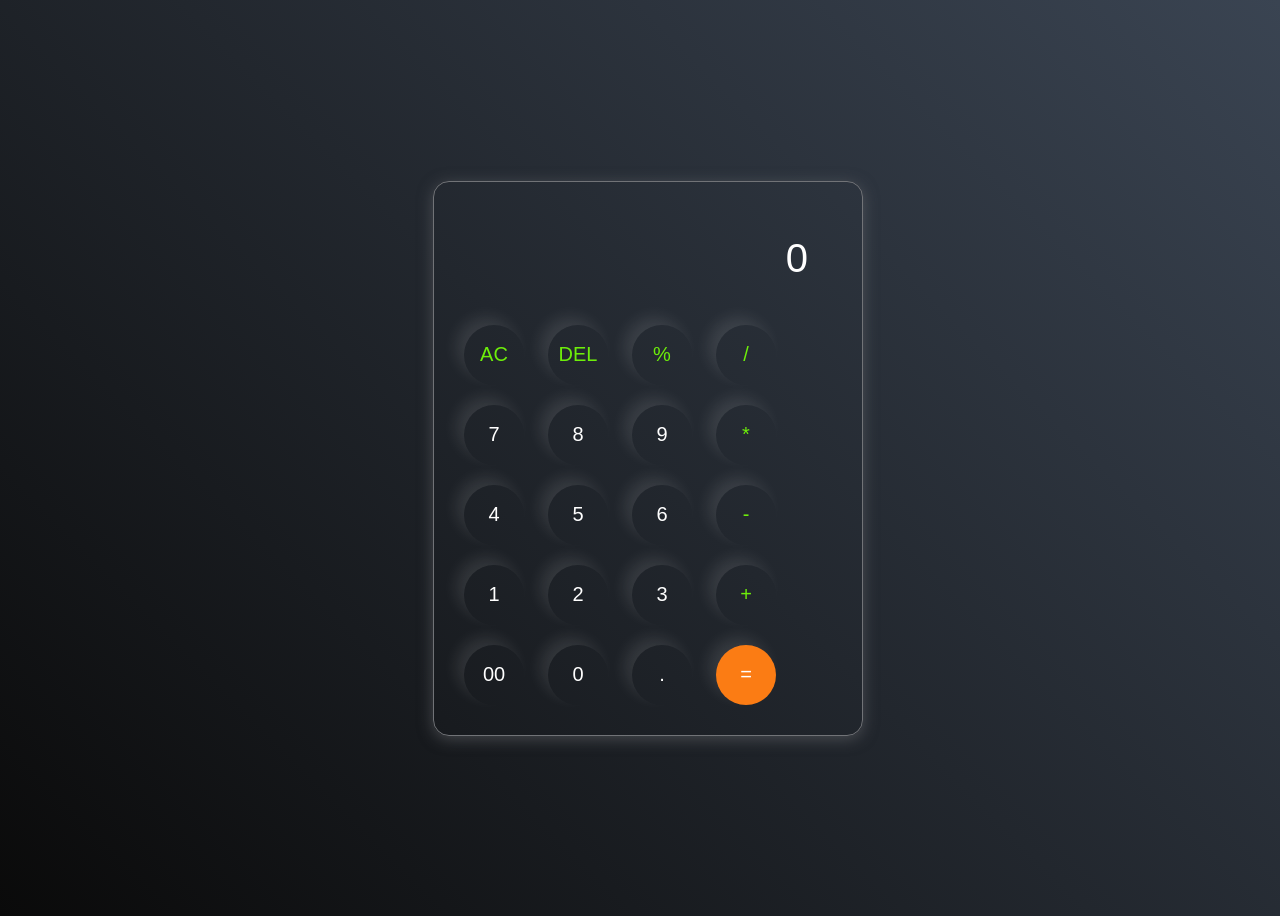
<file: index.html>
<!DOCTYPE html>
<html lang="en">
  <head>
    <meta charset="UTF-8" />
    <meta name="viewport" content="width=device-width, initial-scale=1.0" />
    <title>Calculator</title>
    <link rel="stylesheet" href="style.css" />
  </head>
  <body>
    <div class="calculator">
      <input type="text" placeholder="0" id="inputBox" />
      <div>
        <button class="operator">AC</button>
        <button class="operator">DEL</button>
        <button class="operator">%</button>
        <button class="operator">/</button>
      </div>
      <div>
        <button>7</button>
        <button>8</button>
        <button>9</button>
        <button class="operator">*</button>
      </div>
      <div>
        <button>4</button>
        <button>5</button>
        <button>6</button>
        <button class="operator">-</button>
      </div>
      <div>
        <button>1</button>
        <button>2</button>
        <button>3</button>
        <button class="operator">+</button>
      </div>
      <div>
        <button>00</button>
        <button>0</button>
        <button>.</button>
        <button class="equalBtn">=</button>
      </div>
    </div>
    <script src="script.js"></script>
  </body>
</html>
</file>
<file: style.css>
<style>
@import url('https://fonts.googleapis.com/css2?family=Poppins:ital,wght@0,100;0,200;0,300;0,400;0,500;0,600;0,700;0,800;0,900;1,100;1,200;1,300;1,400;1,500;1,600;1,700;1,800;1,900&display=swap');
</style>

*{
    margin: 0;
    padding: 0;
font-family: 'Poppins', sans-serif;
}
body{
    width: 100%;
    height: 100vh;
    display: flex;
    justify-content: center;
    align-items: center;
    background: linear-gradient(45deg, #0a0a0a, #3a4452);
}
.calculator{
    border: 1px solid #717377;
    padding: 20px;
    border-radius: 16px;
    background-color: transparent;
    box-shadow: 0px 3px 15px rgb(113,115,119,0.5);
}
input{
    width: 320px;
    border: none;
    padding: 24px;
    margin: 10px;
    background: transparent;
    box-shadow: 0px 3px 15px rgbs(84, 84, 84, 0.1);
    font-size: 40px;
    text-align: right;
    cursor: pointer;
    color: #ffffff;
}

input::placeholder{
    color: #ffffff;

}
button{
    border: none;
    width: 60px;
    height: 60px;
    margin: 10px;
    border-radius: 50%;
    background: transparent;
    color: #ffffff;
    font-size: 20px;
    box-shadow: -8px -8px 15px rgba(255, 255, 255, 0.1);
    cursor: pointer;
}

.equalBtn{
    background-color: #fb7c14;

}
.operator{
    color: #6dee0a;
}
</file>
